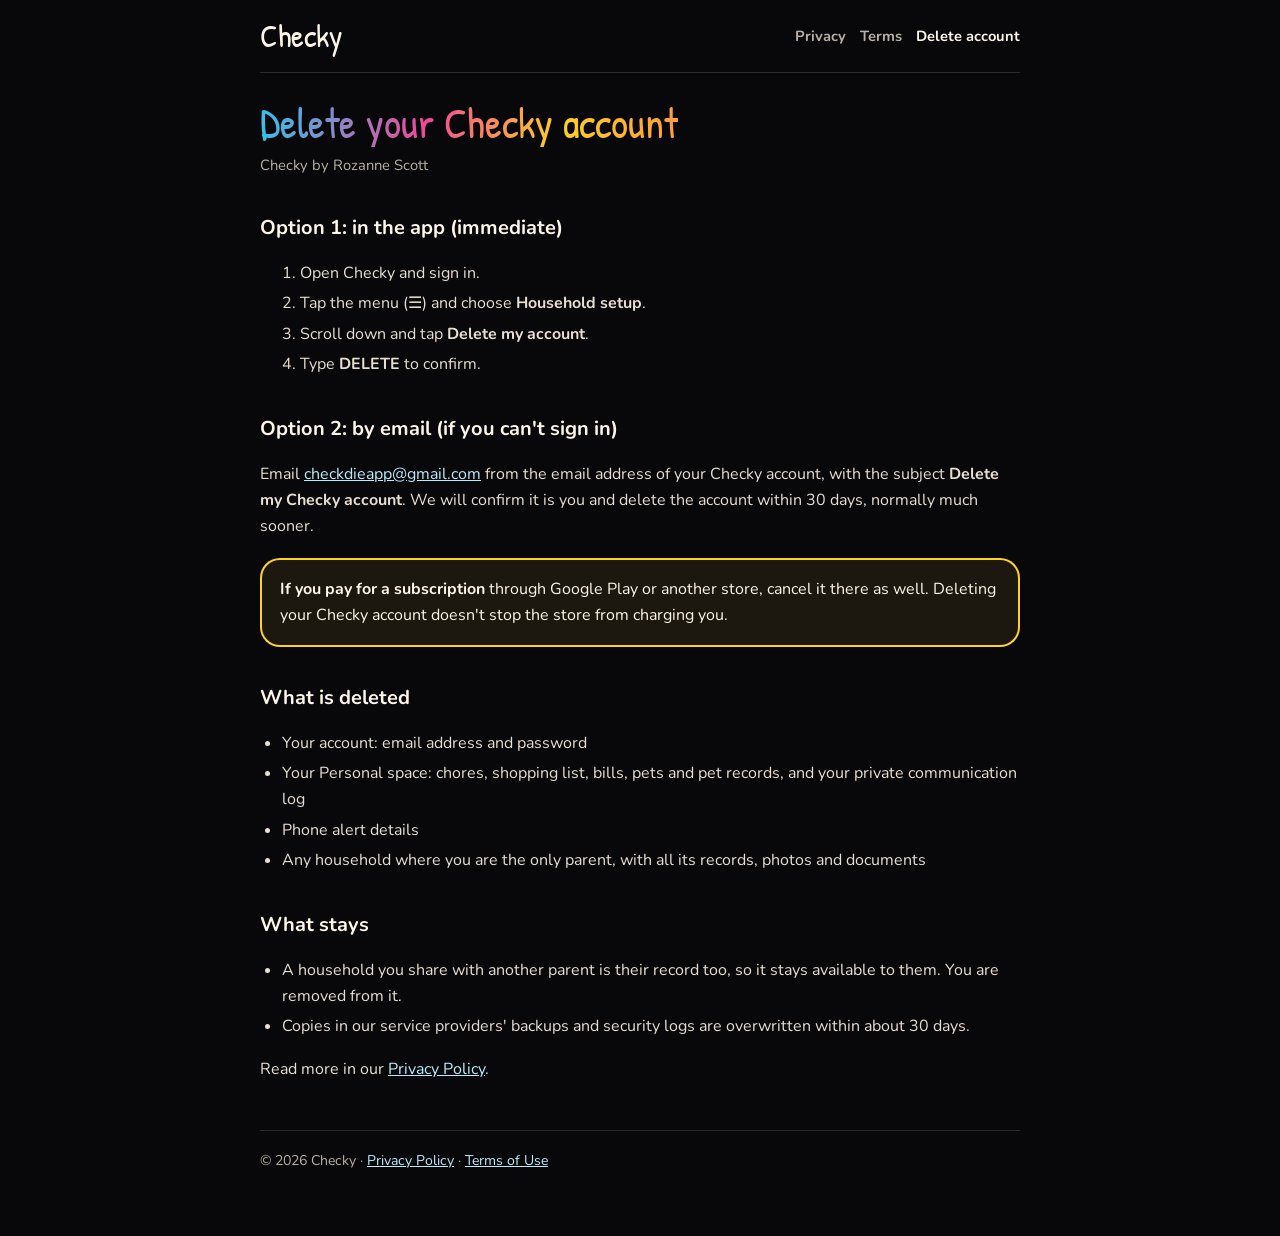
<file: delete-account.html>
<!doctype html>
<html lang="en">
<head>
<meta charset="utf-8">
<meta name="viewport" content="width=device-width,initial-scale=1">
<title>Delete your account · Checky</title>
<meta name="description" content="How to delete your Checky account and what happens to your information.">
<link rel="icon" type="image/png" sizes="32x32" href="/icons/favicon-32.png">
<link rel="preconnect" href="https://fonts.googleapis.com"><link rel="preconnect" href="https://fonts.gstatic.com" crossorigin>
<link rel="stylesheet" href="https://fonts.googleapis.com/css2?family=Patrick+Hand&family=Nunito:wght@400;700&display=swap">
<link rel="stylesheet" href="/legal.css">
</head>
<body><div class="wrap">
<header><a class="brand" href="/">Checky</a><nav><a href="/privacy">Privacy</a><a href="/terms">Terms</a><a href="/delete-account" aria-current="page">Delete account</a></nav></header>
<main>
<h1>Delete your Checky account</h1>
<p class="meta">Checky by Rozanne Scott</p>

<h2>Option 1: in the app (immediate)</h2>
<ol>
<li>Open Checky and sign in.</li>
<li>Tap the menu (☰) and choose <strong>Household setup</strong>.</li>
<li>Scroll down and tap <strong>Delete my account</strong>.</li>
<li>Type <strong>DELETE</strong> to confirm.</li>
</ol>

<h2>Option 2: by email (if you can't sign in)</h2>
<p>Email <a href="mailto:checkdieapp@gmail.com?subject=Delete%20my%20Checky%20account">checkdieapp@gmail.com</a> from the email address of your Checky account, with the subject <strong>Delete my Checky account</strong>. We will confirm it is you and delete the account within 30 days, normally much sooner.</p>

<div class="box yellow">
<strong>If you pay for a subscription</strong> through Google Play or another store, cancel it there as well. Deleting your Checky account doesn't stop the store from charging you.
</div>

<h2>What is deleted</h2>
<ul>
<li>Your account: email address and password</li>
<li>Your Personal space: chores, shopping list, bills, pets and pet records, and your private communication log</li>
<li>Phone alert details</li>
<li>Any household where you are the only parent, with all its records, photos and documents</li>
</ul>

<h2>What stays</h2>
<ul>
<li>A household you share with another parent is their record too, so it stays available to them. You are removed from it.</li>
<li>Copies in our service providers' backups and security logs are overwritten within about 30 days.</li>
</ul>
<p>Read more in our <a href="/privacy">Privacy Policy</a>.</p>
</main>
<footer>© 2026 Checky · <a href="/privacy">Privacy Policy</a> · <a href="/terms">Terms of Use</a></footer>
</div></body>
</html>
</file>
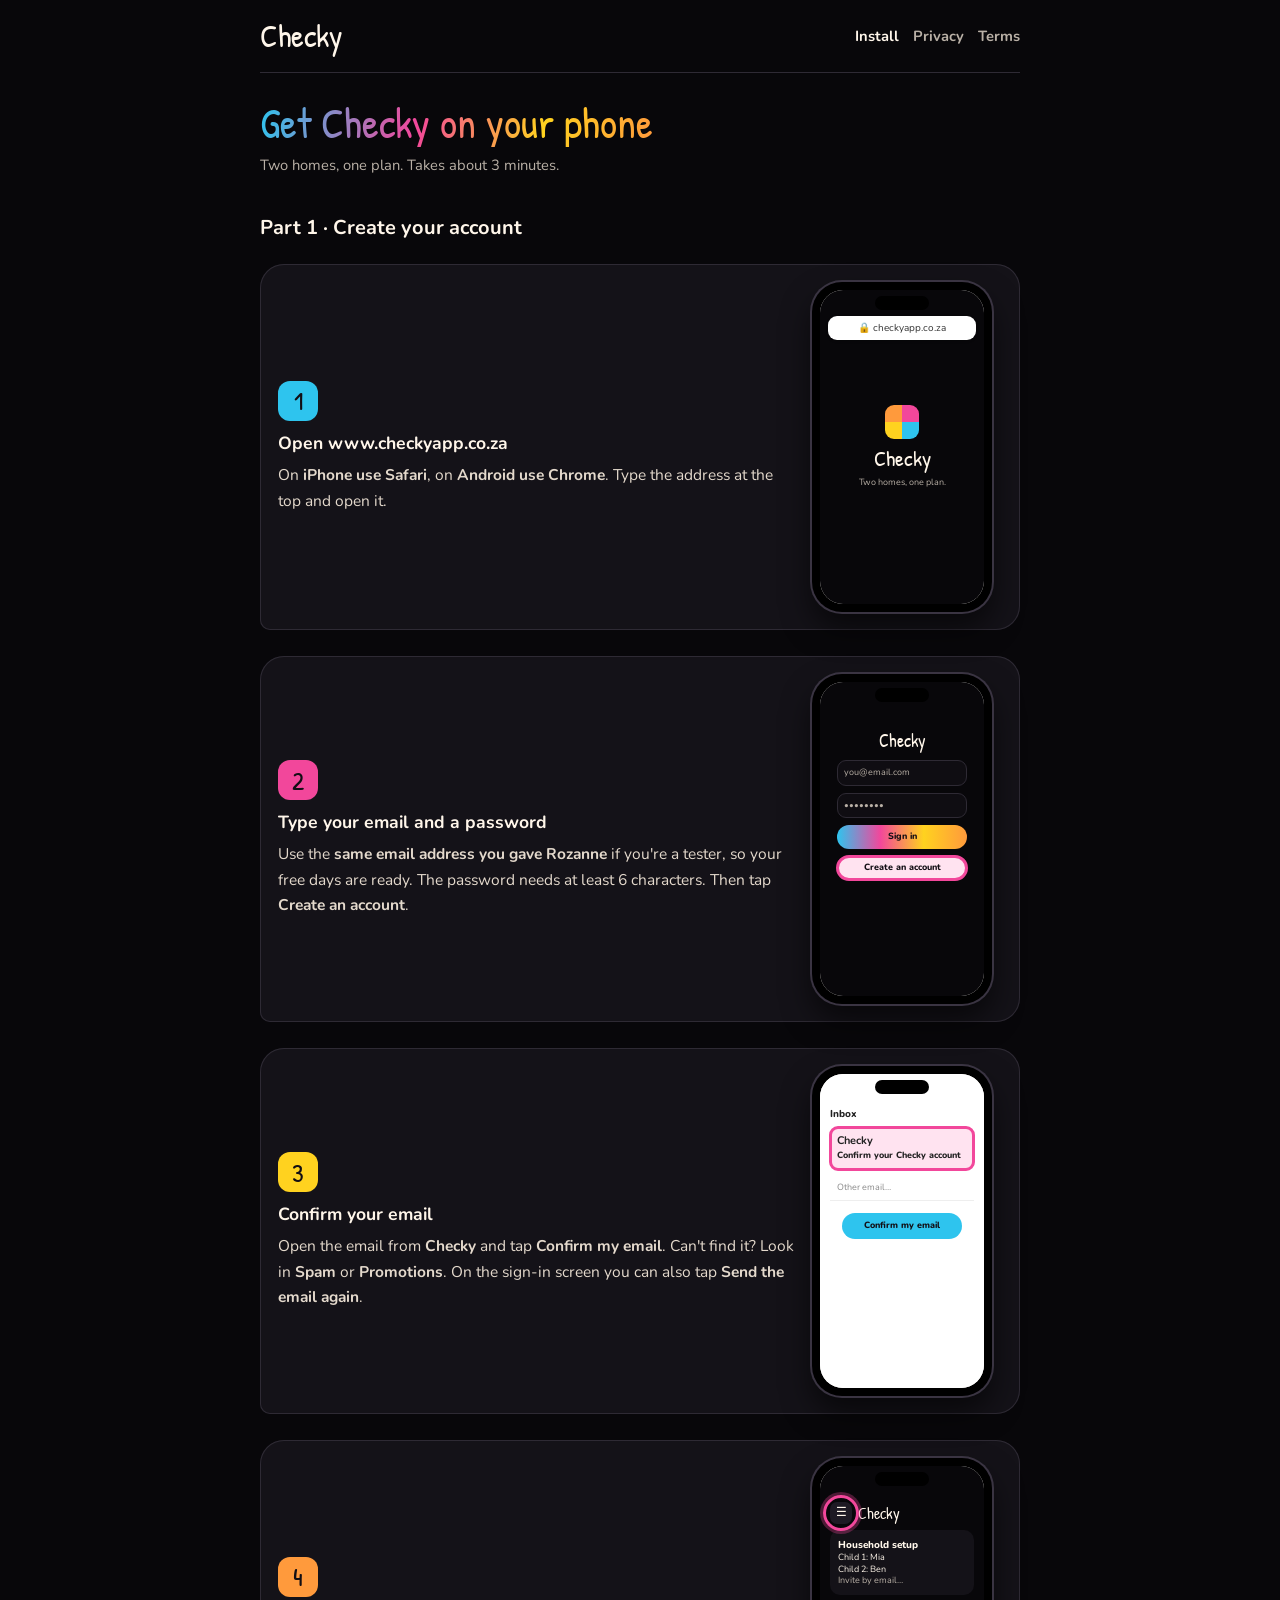
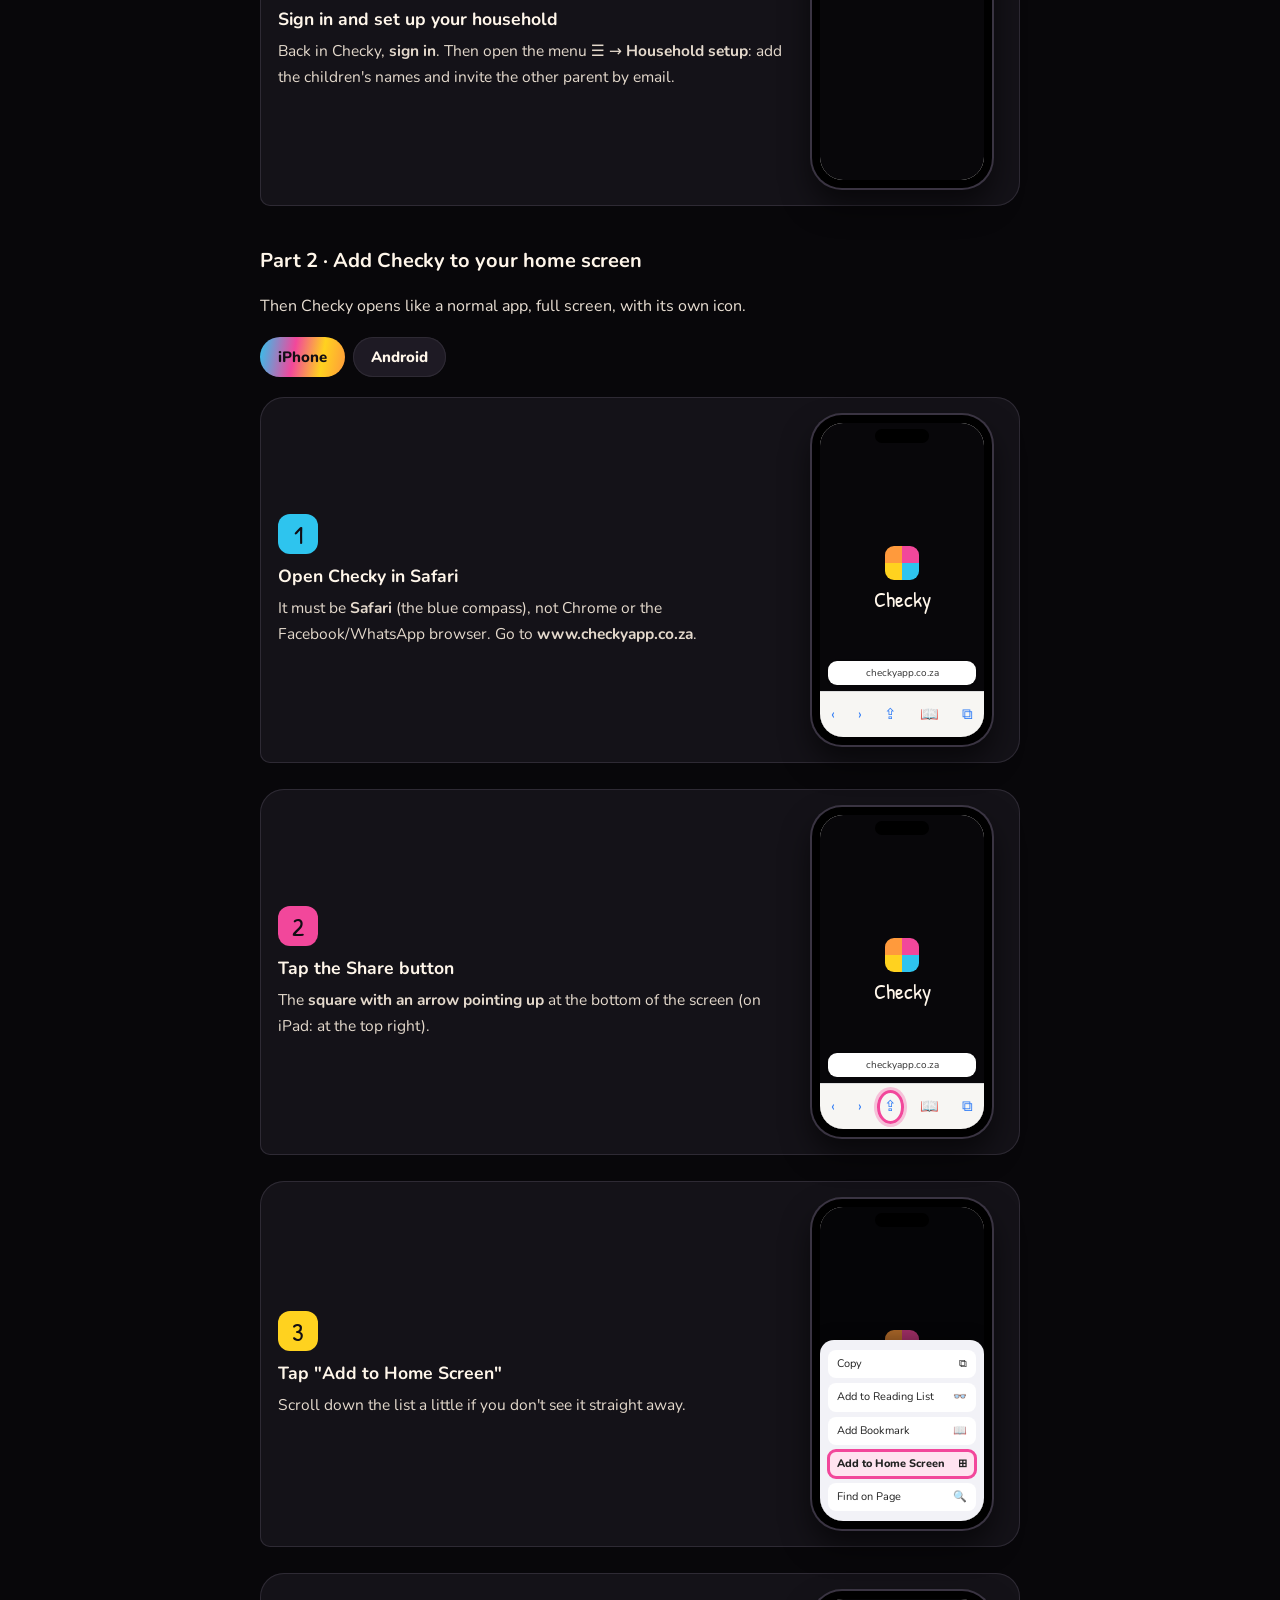
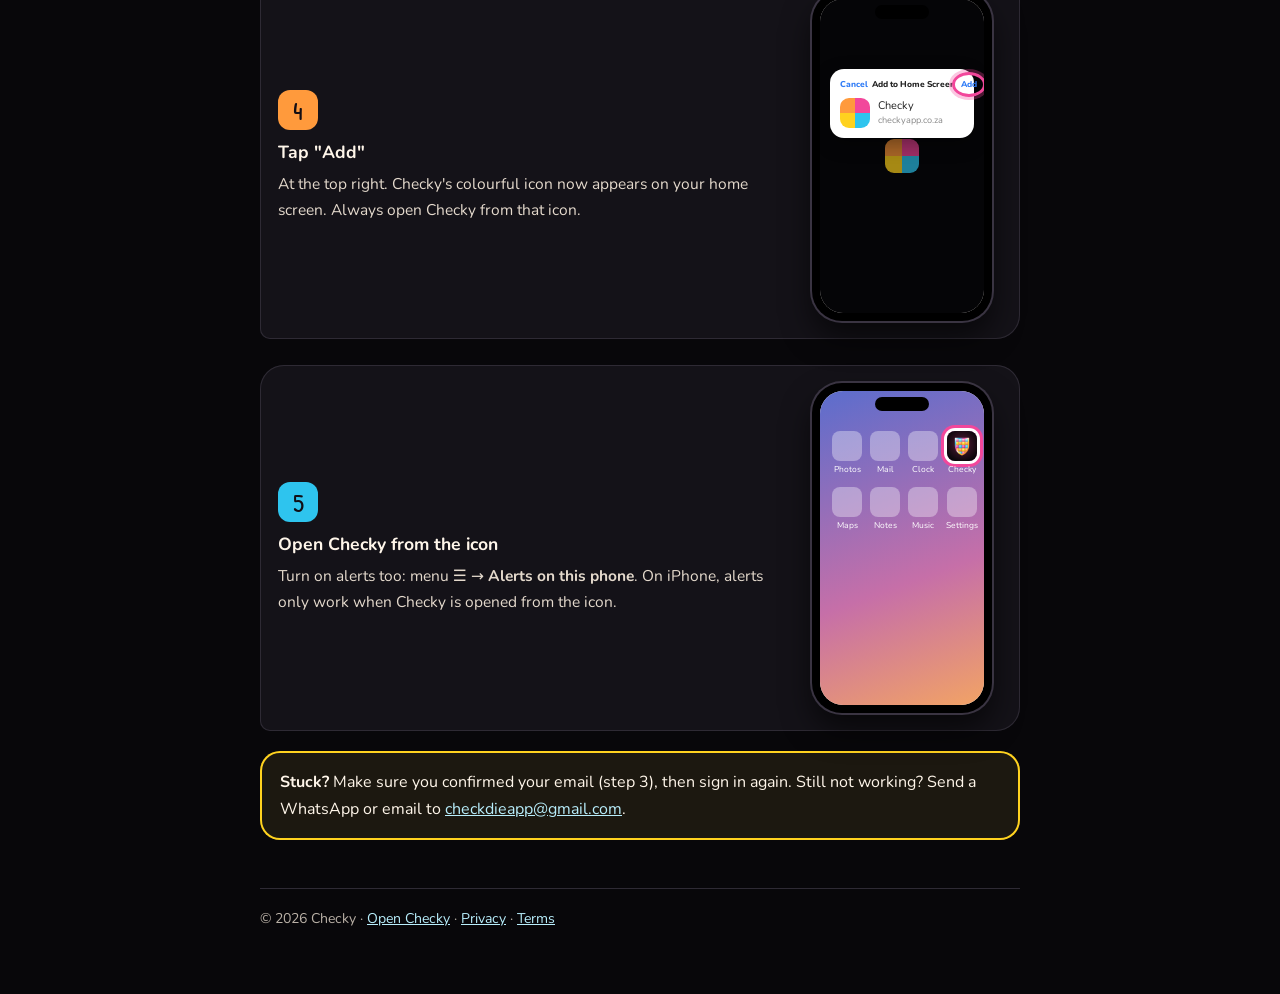
<file: install.html>
<!doctype html>
<html lang="en">
<head>
<meta charset="utf-8">
<meta name="viewport" content="width=device-width,initial-scale=1">
<title>Get Checky on your phone</title>
<meta name="description" content="How to create your Checky account and add Checky to your home screen on iPhone and Android.">
<link rel="icon" type="image/png" sizes="32x32" href="/icons/favicon-32.png">
<link rel="preconnect" href="https://fonts.googleapis.com"><link rel="preconnect" href="https://fonts.gstatic.com" crossorigin>
<link rel="stylesheet" href="https://fonts.googleapis.com/css2?family=Patrick+Hand&family=Nunito:wght@400;700;800&display=swap">
<link rel="stylesheet" href="/legal.css">
<style>
.tabs{display:flex;gap:8px;margin:18px 0 6px;flex-wrap:wrap}
.tabs button{border:0;cursor:pointer;padding:10px 18px;border-radius:999px;font:800 15px Nunito,sans-serif;color:var(--ink);background:#1E1A24;box-shadow:inset 0 0 0 1px var(--line)}
.tabs button[aria-selected="true"]{background:var(--paint);color:#120E14;box-shadow:none}
.steps{list-style:none;padding:0;margin:16px 0;display:grid;gap:18px;counter-reset:s}
.step{display:grid;grid-template-columns:minmax(0,1fr) 190px;gap:18px;align-items:center;background:var(--surface);border-radius:24px 24px 24px 10px;padding:18px;box-shadow:inset 0 0 0 1px var(--line)}
.step .num{width:40px;height:40px;border-radius:12px;display:grid;place-items:center;font:400 26px "Patrick Hand",cursive;color:#120E14;margin-bottom:8px}
.step h3{margin:0 0 4px;font-size:1.1rem;color:var(--ink)}
.step p{margin:0;color:#E4D9CC;font-size:.97rem}
.b{background:#2EC4EE}.p{background:#F2479B}.y{background:#FFD21F}.o{background:#FF9A3C}
@media(max-width:560px){.step{grid-template-columns:1fr}.phone{margin:0 auto}}
/* Phone drawings */
.phone{width:180px;height:330px;border-radius:30px;background:#000;padding:8px;box-shadow:0 0 0 2px #3A3442,0 16px 30px rgba(0,0,0,.6);position:relative}
.scr{width:100%;height:100%;border-radius:23px;overflow:hidden;background:#F4F1EC;position:relative;font:11px/1.3 Nunito,Arial,sans-serif;color:#222}
.notch{position:absolute;top:6px;left:50%;transform:translateX(-50%);width:54px;height:14px;border-radius:9px;background:#000;z-index:3}
.urlbar{position:absolute;left:8px;right:8px;height:24px;border-radius:9px;background:#fff;box-shadow:0 1px 3px rgba(0,0,0,.2);display:flex;align-items:center;justify-content:center;font-size:10px;color:#333;gap:4px}
.page{position:absolute;inset:0;background:#08070A;color:#FFF6EA;display:flex;flex-direction:column;align-items:center;justify-content:center;gap:4px}
.page b{font:400 22px "Patrick Hand",cursive}
.page small{font-size:9px;color:#B9B0A6}
.crest{width:34px;height:34px;border-radius:9px;background:conic-gradient(#F2479B 0 25%,#2EC4EE 0 50%,#FFD21F 0 75%,#FF9A3C 0)}
.safari-bar{position:absolute;left:0;right:0;bottom:0;height:46px;background:#F7F6F3;border-top:1px solid #ddd;display:flex;justify-content:space-around;align-items:center;color:#2E7BF6;font-size:15px}
.hl{position:relative}
.hl::after{content:"";position:absolute;inset:-7px;border-radius:50%;border:3px solid #F2479B;box-shadow:0 0 0 3px rgba(242,71,155,.3)}
.hlrow{outline:3px solid #F2479B;outline-offset:-2px;border-radius:8px;background:#FFE3F0!important;font-weight:800}
.sheet{position:absolute;left:0;right:0;bottom:0;background:#F2F2F7;border-radius:14px 14px 0 0;padding:10px 8px;box-shadow:0 -4px 14px rgba(0,0,0,.25);display:grid;gap:5px}
.sheet .row{background:#fff;border-radius:8px;padding:7px 9px;display:flex;justify-content:space-between;align-items:center}
.dim{position:absolute;inset:0;background:rgba(0,0,0,.35)}
.dialog{position:absolute;left:10px;right:10px;top:70px;background:#fff;border-radius:14px;padding:10px;box-shadow:0 6px 18px rgba(0,0,0,.35);display:grid;gap:8px}
.dialog .top{display:flex;justify-content:space-between;align-items:center;gap:4px;font-weight:800;font-size:8.5px;white-space:nowrap}
.dialog .blue{color:#2E7BF6}
.home{position:absolute;inset:0;background:linear-gradient(160deg,#5B6DCD,#C66FA8 60%,#F2A365);padding:40px 12px 0;display:grid;grid-template-columns:repeat(4,1fr);gap:12px 8px;align-content:start}
.app{display:flex;flex-direction:column;align-items:center;gap:3px;font-size:8.5px;color:#fff}
.app i{width:30px;height:30px;border-radius:8px;background:rgba(255,255,255,.35);display:block}
.app.checky i{background:url(/icons/apple-touch-icon.png) center/cover,conic-gradient(#F2479B 0 25%,#2EC4EE 0 50%,#FFD21F 0 75%,#FF9A3C 0);box-shadow:0 0 0 3px #fff,0 0 0 6px #F2479B}
.chrome-top{position:absolute;top:24px;left:6px;right:6px;display:flex;align-items:center;gap:6px}
.chrome-top .urlbar{position:static;flex:1;height:24px}
.dots{font-size:16px;font-weight:900;color:#333;width:18px;text-align:center}
.menu{position:absolute;top:24px;right:6px;width:120px;background:#fff;border-radius:10px;box-shadow:0 6px 18px rgba(0,0,0,.3);padding:4px 0;display:grid}
.menu div{padding:6px 9px;font-size:10px}
.lbl{position:absolute;font:800 9px Nunito,sans-serif;background:#F2479B;color:#fff;border-radius:6px;padding:2px 5px}
.note{margin-top:8px}
</style>
</head>
<body><div class="wrap">
<header><a class="brand" href="/">Checky</a><nav><a href="/install" aria-current="page">Install</a><a href="/privacy">Privacy</a><a href="/terms">Terms</a></nav></header>
<main>
<h1>Get Checky on your phone</h1>
<p class="meta">Two homes, one plan. Takes about 3 minutes.</p>

<h2>Part 1 · Create your account</h2>
<ol class="steps">
<li class="step"><div><div class="num b">1</div><h3>Open www.checkyapp.co.za</h3><p>On <strong>iPhone use Safari</strong>, on <strong>Android use Chrome</strong>. Type the address at the top and open it.</p></div>
  <div class="phone" aria-hidden="true"><div class="scr"><div class="notch"></div><div class="page"><div class="crest"></div><b>Checky</b><small>Two homes, one plan.</small></div><div class="urlbar" style="top:26px">🔒 checkyapp.co.za</div></div></div></li>
<li class="step"><div><div class="num p">2</div><h3>Type your email and a password</h3><p>Use the <strong>same email address you gave Rozanne</strong> if you're a tester, so your free days are ready. The password needs at least 6 characters. Then tap <strong>Create an account</strong>.</p></div>
  <div class="phone" aria-hidden="true"><div class="scr"><div class="notch"></div><div class="page" style="justify-content:flex-start;padding-top:46px;gap:7px">
    <b style="font-size:18px">Checky</b>
    <div style="width:130px;background:#0F0D12;border:1px solid #2E2A34;border-radius:9px;padding:6px;font-size:9px;color:#B9B0A6">you@email.com</div>
    <div style="width:130px;background:#0F0D12;border:1px solid #2E2A34;border-radius:9px;padding:6px;font-size:9px;color:#B9B0A6">••••••••</div>
    <div style="width:130px;border-radius:99px;padding:6px;text-align:center;font-weight:800;font-size:9px;background:linear-gradient(90deg,#2EC4EE,#F2479B,#FFD21F,#FF9A3C);color:#120E14">Sign in</div>
    <div class="hlrow" style="width:130px;border-radius:99px;padding:6px;text-align:center;font-size:9px;background:#1E1A24;color:#120E14">Create an account</div>
  </div></div></div></li>
<li class="step"><div><div class="num y">3</div><h3>Confirm your email</h3><p>Open the email from <strong>Checky</strong> and tap <strong>Confirm my email</strong>. Can't find it? Look in <strong>Spam</strong> or <strong>Promotions</strong>. On the sign-in screen you can also tap <strong>Send the email again</strong>.</p></div>
  <div class="phone" aria-hidden="true"><div class="scr"><div class="notch"></div><div style="position:absolute;inset:0;background:#fff;padding:34px 10px 0">
    <div style="font-weight:800;font-size:10px;margin-bottom:6px">Inbox</div>
    <div class="hlrow" style="padding:7px;border-radius:8px;margin-bottom:5px"><b>Checky</b><br><span style="font-size:9px">Confirm your Checky account</span></div>
    <div style="padding:7px;border-bottom:1px solid #eee;font-size:9px;color:#888">Other email…</div>
    <div style="margin:12px auto 0;width:120px;border-radius:99px;padding:7px;text-align:center;font-weight:800;font-size:9px;background:#2EC4EE;color:#120E14">Confirm my email</div>
  </div></div></div></li>
<li class="step"><div><div class="num o">4</div><h3>Sign in and set up your household</h3><p>Back in Checky, <strong>sign in</strong>. Then open the menu <strong>☰</strong> → <strong>Household setup</strong>: add the children's names and invite the other parent by email.</p></div>
  <div class="phone" aria-hidden="true"><div class="scr"><div class="notch"></div><div class="page" style="justify-content:flex-start;align-items:stretch;padding:36px 10px 0;gap:6px">
    <div style="display:flex;align-items:center;gap:6px"><span class="hl" style="width:22px;height:22px;border-radius:7px;background:#1E1A24;display:grid;place-items:center;font-size:12px">☰</span><b style="font-size:16px">Checky</b></div>
    <div style="background:#141218;border-radius:10px;padding:8px;font-size:9px"><b style="font:800 10px Nunito">Household setup</b><br>Child 1: Mia<br>Child 2: Ben<br><span style="color:#B9B0A6">Invite by email…</span></div>
  </div></div></div></li>
</ol>

<h2>Part 2 · Add Checky to your home screen</h2>
<p>Then Checky opens like a normal app, full screen, with its own icon.</p>
<div class="tabs" role="tablist" aria-label="Phone type">
  <button type="button" role="tab" id="t-ios" aria-selected="true" aria-controls="p-ios">iPhone</button>
  <button type="button" role="tab" id="t-and" aria-selected="false" aria-controls="p-and">Android</button>
</div>

<section id="p-ios" role="tabpanel" aria-labelledby="t-ios">
<ol class="steps">
<li class="step"><div><div class="num b">1</div><h3>Open Checky in Safari</h3><p>It must be <strong>Safari</strong> (the blue compass), not Chrome or the Facebook/WhatsApp browser. Go to <strong>www.checkyapp.co.za</strong>.</p></div>
  <div class="phone" aria-hidden="true"><div class="scr"><div class="notch"></div><div class="page"><div class="crest"></div><b>Checky</b></div><div class="safari-bar"><span>‹</span><span>›</span><span>⇪</span><span>📖</span><span>⧉</span></div><div class="urlbar" style="bottom:52px">checkyapp.co.za</div></div></div></li>
<li class="step"><div><div class="num p">2</div><h3>Tap the Share button</h3><p>The <strong>square with an arrow pointing up</strong> at the bottom of the screen (on iPad: at the top right).</p></div>
  <div class="phone" aria-hidden="true"><div class="scr"><div class="notch"></div><div class="page"><div class="crest"></div><b>Checky</b></div><div class="safari-bar"><span>‹</span><span>›</span><span class="hl">⇪</span><span>📖</span><span>⧉</span></div><div class="urlbar" style="bottom:52px">checkyapp.co.za</div></div></div></li>
<li class="step"><div><div class="num y">3</div><h3>Tap "Add to Home Screen"</h3><p>Scroll down the list a little if you don't see it straight away.</p></div>
  <div class="phone" aria-hidden="true"><div class="scr"><div class="notch"></div><div class="page"><div class="crest"></div><b>Checky</b></div><div class="dim"></div><div class="sheet"><div class="row">Copy <span>⧉</span></div><div class="row">Add to Reading List <span>👓</span></div><div class="row">Add Bookmark <span>📖</span></div><div class="row hlrow">Add to Home Screen <span>⊞</span></div><div class="row">Find on Page <span>🔍</span></div></div></div></div></li>
<li class="step"><div><div class="num o">4</div><h3>Tap "Add"</h3><p>At the top right. Checky's colourful icon now appears on your home screen. Always open Checky from that icon.</p></div>
  <div class="phone" aria-hidden="true"><div class="scr"><div class="notch"></div><div class="page"><div class="crest"></div></div><div class="dim"></div><div class="dialog"><div class="top"><span class="blue">Cancel</span><span>Add to Home Screen</span><span class="blue hl" style="padding:0 2px">Add</span></div><div style="display:flex;gap:8px;align-items:center"><span class="crest" style="width:30px;height:30px"></span><span>Checky<br><small style="color:#888">checkyapp.co.za</small></span></div></div></div></div></li>
<li class="step"><div><div class="num b">5</div><h3>Open Checky from the icon</h3><p>Turn on alerts too: menu <strong>☰</strong> → <strong>Alerts on this phone</strong>. On iPhone, alerts only work when Checky is opened from the icon.</p></div>
  <div class="phone" aria-hidden="true"><div class="scr"><div class="notch"></div><div class="home"><span class="app"><i></i>Photos</span><span class="app"><i></i>Mail</span><span class="app"><i></i>Clock</span><span class="app checky"><i></i>Checky</span><span class="app"><i></i>Maps</span><span class="app"><i></i>Notes</span><span class="app"><i></i>Music</span><span class="app"><i></i>Settings</span></div></div></div></li>
</ol>
</section>

<section id="p-and" role="tabpanel" aria-labelledby="t-and" hidden>
<ol class="steps">
<li class="step"><div><div class="num b">1</div><h3>Open Checky in Chrome</h3><p>Go to <strong>www.checkyapp.co.za</strong> in <strong>Chrome</strong>. Sometimes a button <strong>Install app</strong> already appears on Checky's sign-in screen. Then just tap it and skip to step 4.</p></div>
  <div class="phone" aria-hidden="true"><div class="scr"><div class="notch"></div><div class="page"><div class="crest"></div><b>Checky</b></div><div class="chrome-top"><div class="urlbar">checkyapp.co.za</div><span class="dots">⋮</span></div></div></div></li>
<li class="step"><div><div class="num p">2</div><h3>Tap the three dots ⋮</h3><p>At the <strong>top right</strong> of Chrome.</p></div>
  <div class="phone" aria-hidden="true"><div class="scr"><div class="notch"></div><div class="page"><div class="crest"></div><b>Checky</b></div><div class="chrome-top"><div class="urlbar">checkyapp.co.za</div><span class="dots hl">⋮</span></div></div></div></li>
<li class="step"><div><div class="num y">3</div><h3>Tap "Install app" or "Add to Home screen"</h3><p>The name differs a little per phone. Both work.</p></div>
  <div class="phone" aria-hidden="true"><div class="scr"><div class="notch"></div><div class="page"><div class="crest"></div><b>Checky</b></div><div class="menu"><div>New tab</div><div>History</div><div>Downloads</div><div class="hlrow">Install app</div><div>Share…</div><div>Settings</div></div></div></div></li>
<li class="step"><div><div class="num o">4</div><h3>Tap "Install"</h3><p>Checky's icon appears on your home screen (sometimes also in your app list).</p></div>
  <div class="phone" aria-hidden="true"><div class="scr"><div class="notch"></div><div class="page"><div class="crest"></div></div><div class="dim"></div><div class="dialog" style="top:110px"><div style="display:flex;gap:8px;align-items:center"><span class="crest" style="width:30px;height:30px"></span><b style="font:800 11px Nunito">Install app?</b></div><span style="font-size:9px;color:#555">Checky · checkyapp.co.za</span><div style="display:flex;justify-content:flex-end;gap:14px;font-weight:800;color:#1A73E8"><span>Cancel</span><span class="hl" style="padding:0 3px">Install</span></div></div></div></div></li>
<li class="step"><div><div class="num b">5</div><h3>Open Checky from the icon</h3><p>Turn on alerts too: menu <strong>☰</strong> → <strong>Alerts on this phone</strong> → <strong>Turn on</strong>, and tap <strong>Allow</strong>.</p></div>
  <div class="phone" aria-hidden="true"><div class="scr"><div class="notch"></div><div class="home" style="background:linear-gradient(160deg,#1E3C72,#2A5298 50%,#4CA1AF)"><span class="app"><i></i>Phone</span><span class="app"><i></i>Messages</span><span class="app"><i></i>Chrome</span><span class="app checky"><i></i>Checky</span><span class="app"><i></i>Camera</span><span class="app"><i></i>Gallery</span><span class="app"><i></i>Maps</span><span class="app"><i></i>Settings</span></div></div></div></li>
</ol>
<div class="box yellow note"><strong>Seeing "Unsafe app blocked" from Google Play Protect?</strong> That happens when Checky is installed from <strong>Samsung Internet</strong> or from a link inside WhatsApp, Facebook or email. Checky is safe; it is just the website on your home screen. Tap <strong>OK</strong>, then open the <strong>Chrome</strong> app itself, type <strong>www.checkyapp.co.za</strong> and do steps 2 to 4 again. Chrome installs it without the warning.</div>
</section>

<div class="box yellow note"><strong>Stuck?</strong> Make sure you confirmed your email (step 3), then sign in again. Still not working? Send a WhatsApp or email to <a href="mailto:checkdieapp@gmail.com">checkdieapp@gmail.com</a>.</div>
</main>
<footer>© 2026 Checky · <a href="/">Open Checky</a> · <a href="/privacy">Privacy</a> · <a href="/terms">Terms</a></footer>
</div>
<script>
const tabs=[...document.querySelectorAll('[role=tab]')];
function pick(t){tabs.forEach(x=>{const on=x===t;x.setAttribute('aria-selected',on);document.getElementById(x.getAttribute('aria-controls')).hidden=!on})}
tabs.forEach(t=>t.addEventListener('click',()=>pick(t)));
if(/android/i.test(navigator.userAgent)) pick(document.getElementById('t-and'));
</script>
</body></html>
</file>
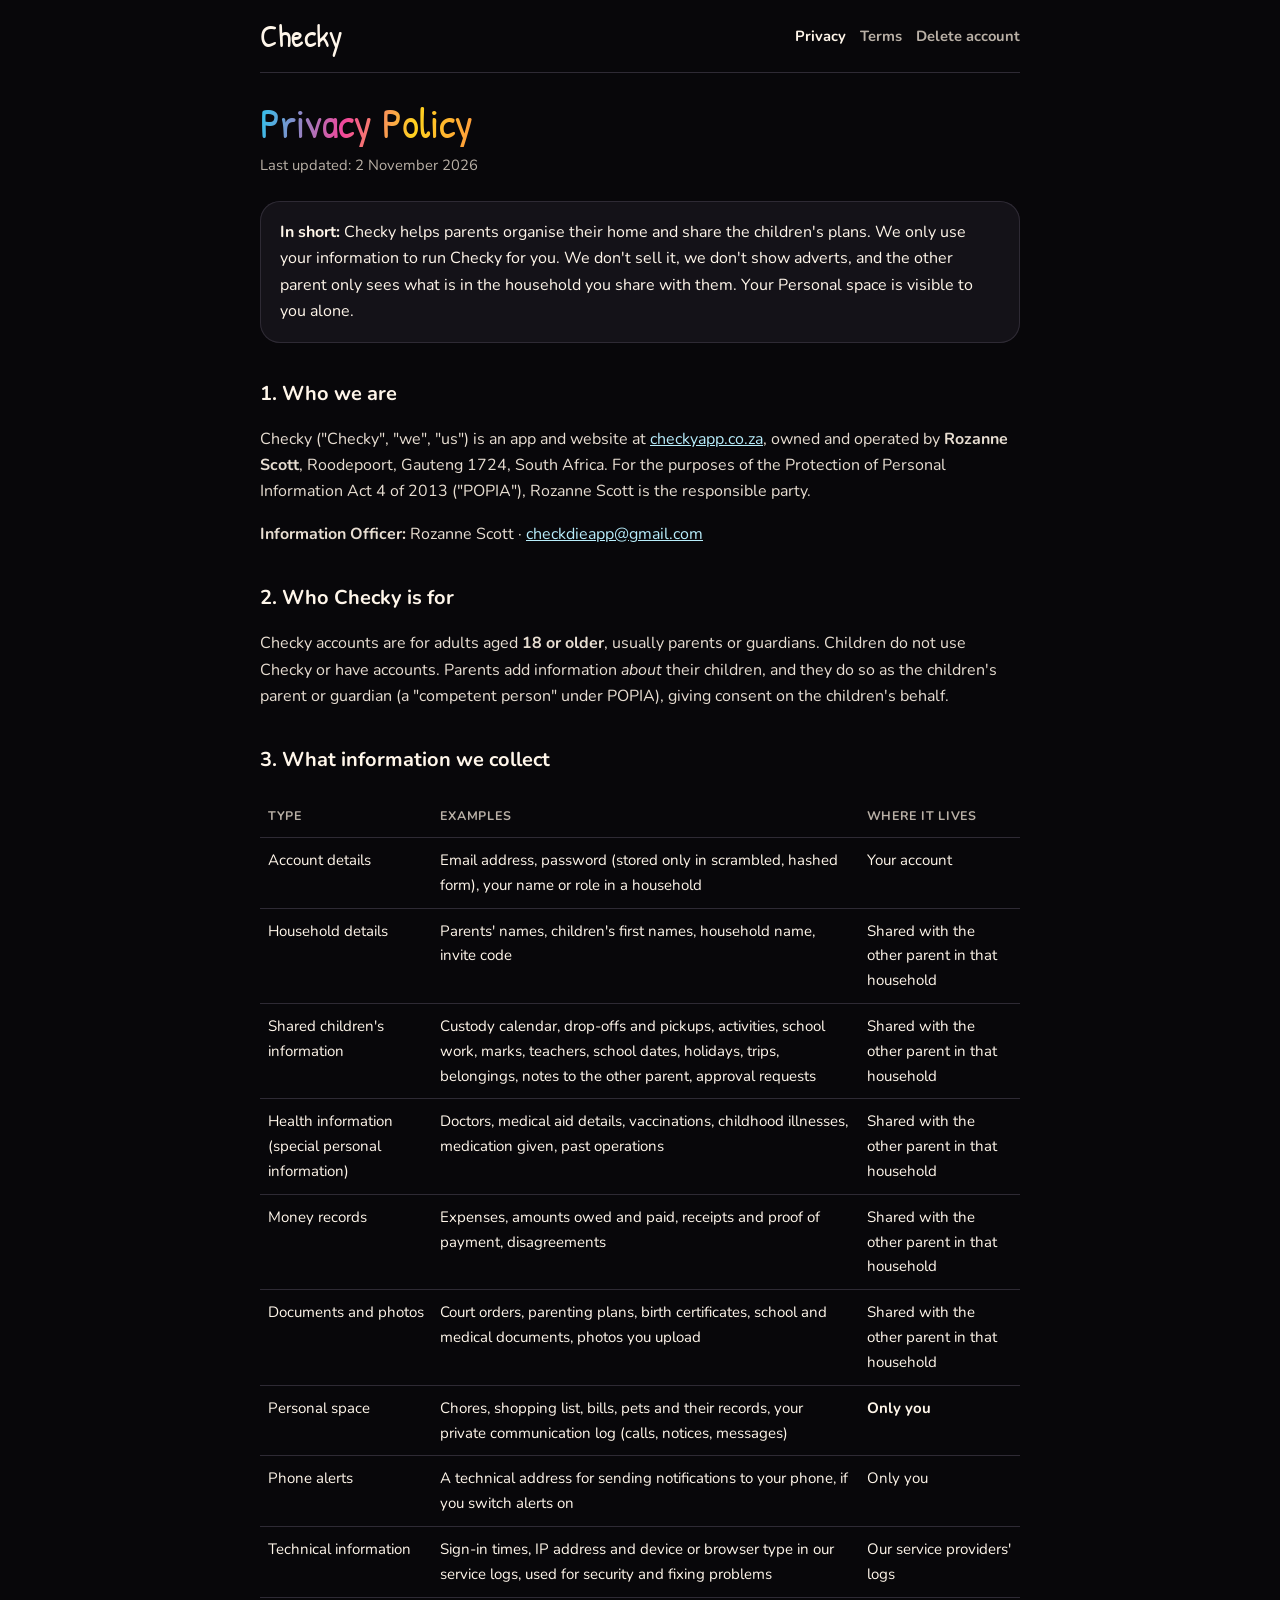
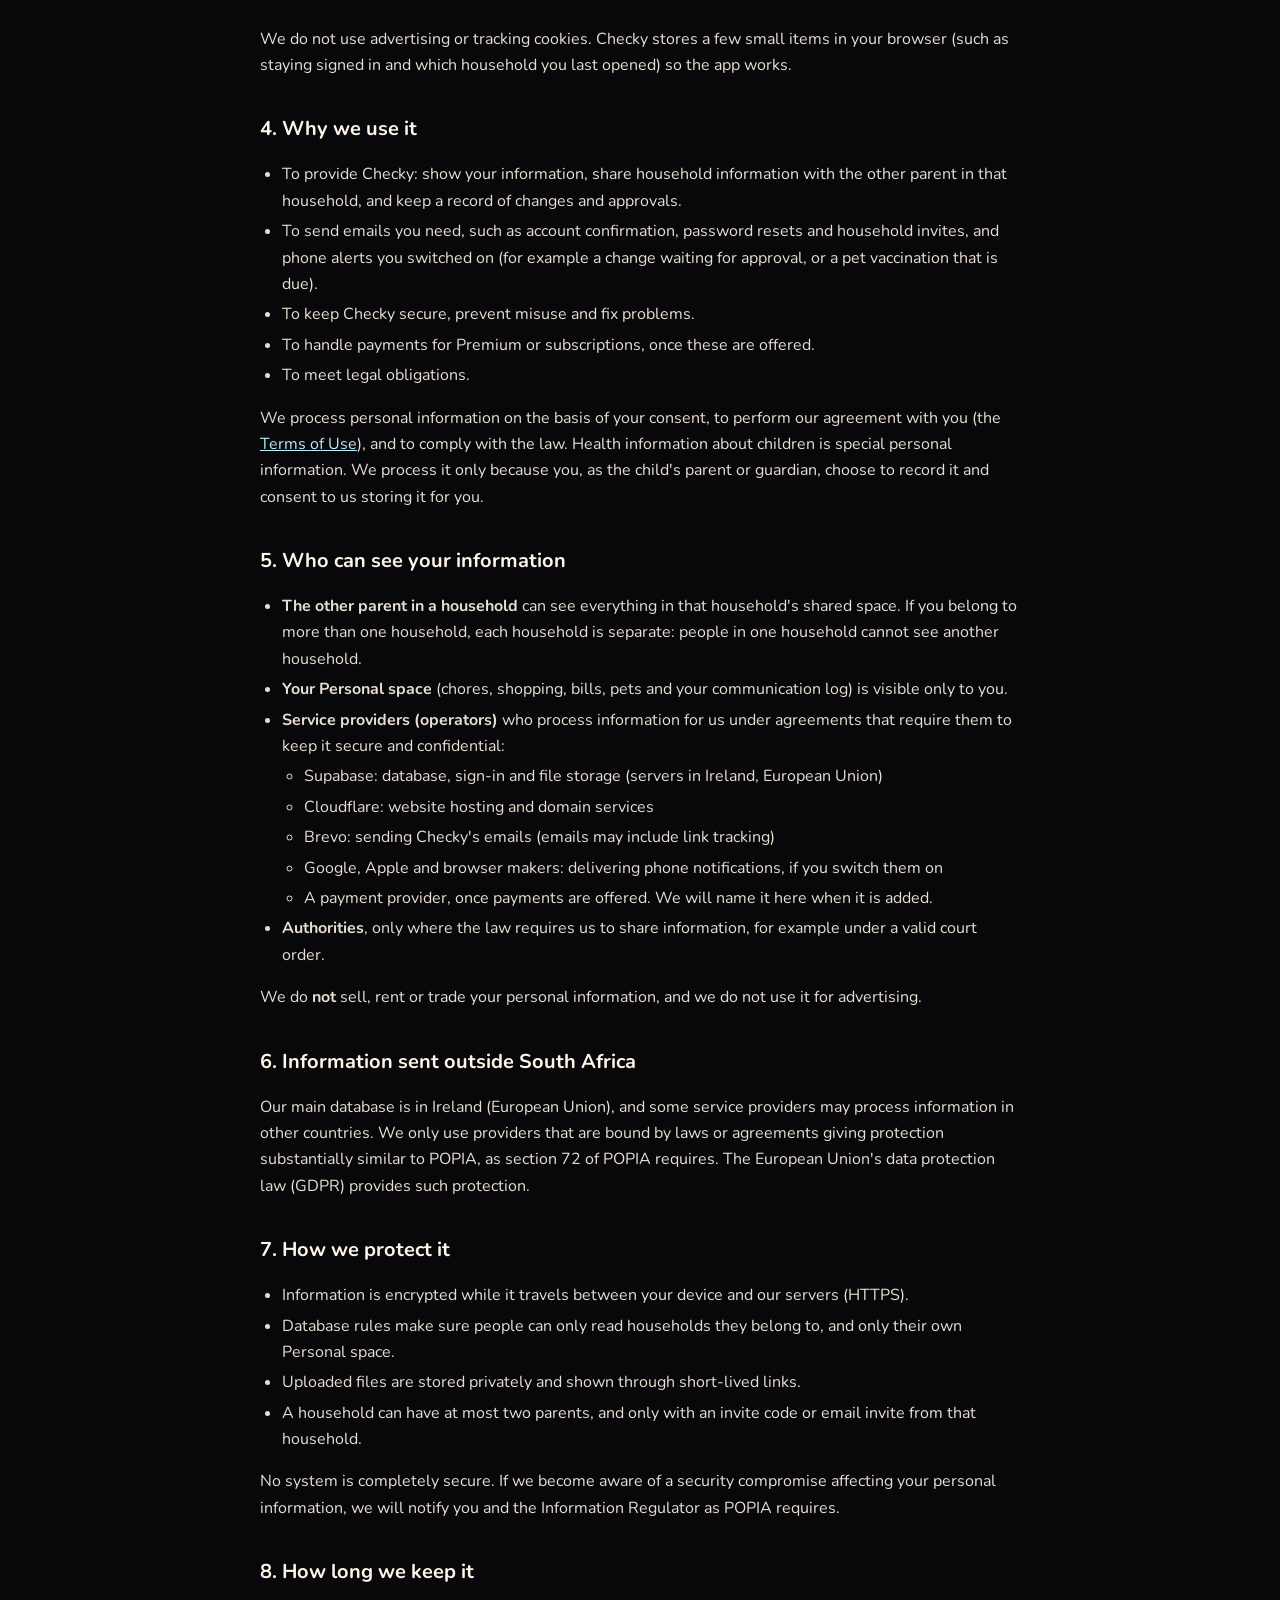
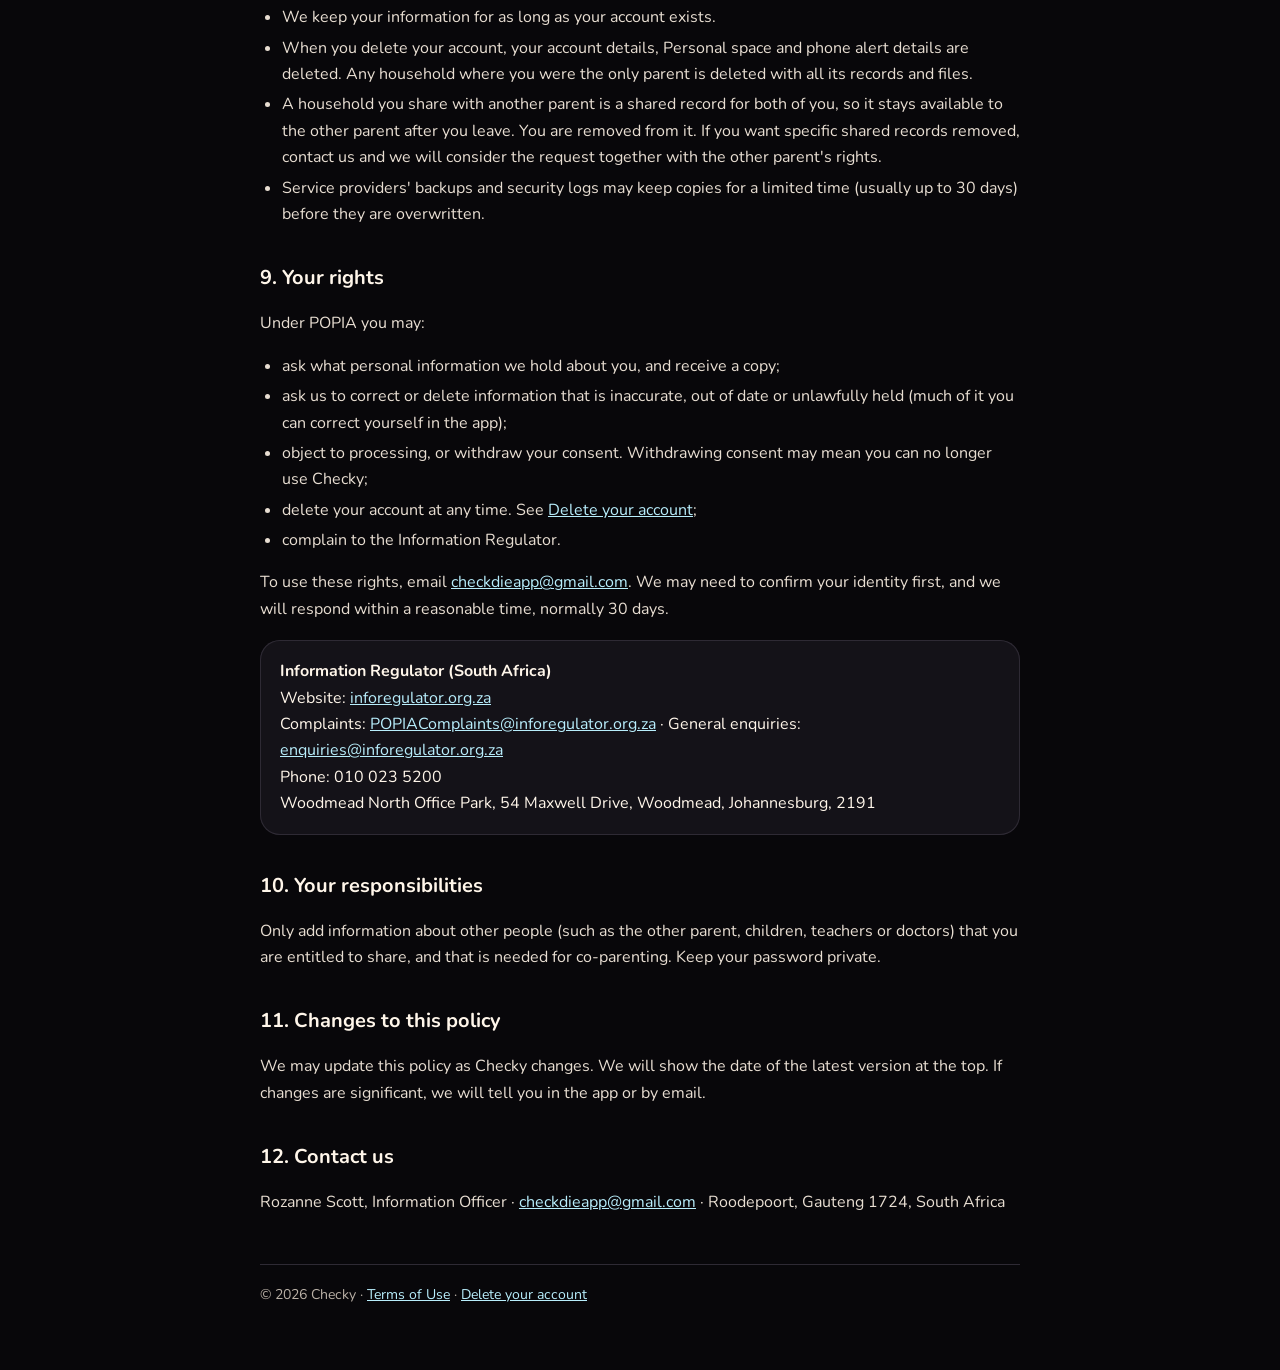
<file: privacy.html>
<!doctype html>
<html lang="en">
<head>
<meta charset="utf-8">
<meta name="viewport" content="width=device-width,initial-scale=1">
<title>Privacy Policy · Checky</title>
<meta name="description" content="How Checky collects, uses and protects personal information, in line with POPIA.">
<link rel="icon" type="image/png" sizes="32x32" href="/icons/favicon-32.png">
<link rel="preconnect" href="https://fonts.googleapis.com"><link rel="preconnect" href="https://fonts.gstatic.com" crossorigin>
<link rel="stylesheet" href="https://fonts.googleapis.com/css2?family=Patrick+Hand&family=Nunito:wght@400;700&display=swap">
<link rel="stylesheet" href="/legal.css">
</head>
<body><div class="wrap">
<header><a class="brand" href="/">Checky</a><nav><a href="/privacy" aria-current="page">Privacy</a><a href="/terms">Terms</a><a href="/delete-account">Delete account</a></nav></header>
<main>
<h1>Privacy Policy</h1>
<p class="meta">Last updated: 2 November 2026</p>

<div class="box">
<strong>In short:</strong> Checky helps parents organise their home and share the children's plans. We only use your information to run Checky for you. We don't sell it, we don't show adverts, and the other parent only sees what is in the household you share with them. Your Personal space is visible to you alone.
</div>

<h2>1. Who we are</h2>
<p>Checky ("Checky", "we", "us") is an app and website at <a href="https://www.checkyapp.co.za">checkyapp.co.za</a>, owned and operated by <strong>Rozanne Scott</strong>, Roodepoort, Gauteng 1724, South Africa. For the purposes of the Protection of Personal Information Act 4 of 2013 ("POPIA"), Rozanne Scott is the responsible party.</p>
<p><strong>Information Officer:</strong> Rozanne Scott · <a href="mailto:checkdieapp@gmail.com">checkdieapp@gmail.com</a></p>

<h2>2. Who Checky is for</h2>
<p>Checky accounts are for adults aged <strong>18 or older</strong>, usually parents or guardians. Children do not use Checky or have accounts. Parents add information <em>about</em> their children, and they do so as the children's parent or guardian (a "competent person" under POPIA), giving consent on the children's behalf.</p>

<h2>3. What information we collect</h2>
<div class="scroll"><table>
<thead><tr><th>Type</th><th>Examples</th><th>Where it lives</th></tr></thead>
<tbody>
<tr><td>Account details</td><td>Email address, password (stored only in scrambled, hashed form), your name or role in a household</td><td>Your account</td></tr>
<tr><td>Household details</td><td>Parents' names, children's first names, household name, invite code</td><td>Shared with the other parent in that household</td></tr>
<tr><td>Shared children's information</td><td>Custody calendar, drop-offs and pickups, activities, school work, marks, teachers, school dates, holidays, trips, belongings, notes to the other parent, approval requests</td><td>Shared with the other parent in that household</td></tr>
<tr><td>Health information (special personal information)</td><td>Doctors, medical aid details, vaccinations, childhood illnesses, medication given, past operations</td><td>Shared with the other parent in that household</td></tr>
<tr><td>Money records</td><td>Expenses, amounts owed and paid, receipts and proof of payment, disagreements</td><td>Shared with the other parent in that household</td></tr>
<tr><td>Documents and photos</td><td>Court orders, parenting plans, birth certificates, school and medical documents, photos you upload</td><td>Shared with the other parent in that household</td></tr>
<tr><td>Personal space</td><td>Chores, shopping list, bills, pets and their records, your private communication log (calls, notices, messages)</td><td><strong>Only you</strong></td></tr>
<tr><td>Phone alerts</td><td>A technical address for sending notifications to your phone, if you switch alerts on</td><td>Only you</td></tr>
<tr><td>Technical information</td><td>Sign-in times, IP address and device or browser type in our service logs, used for security and fixing problems</td><td>Our service providers' logs</td></tr>
</tbody></table></div>
<p>We do not use advertising or tracking cookies. Checky stores a few small items in your browser (such as staying signed in and which household you last opened) so the app works.</p>

<h2>4. Why we use it</h2>
<ul>
<li>To provide Checky: show your information, share household information with the other parent in that household, and keep a record of changes and approvals.</li>
<li>To send emails you need, such as account confirmation, password resets and household invites, and phone alerts you switched on (for example a change waiting for approval, or a pet vaccination that is due).</li>
<li>To keep Checky secure, prevent misuse and fix problems.</li>
<li>To handle payments for Premium or subscriptions, once these are offered.</li>
<li>To meet legal obligations.</li>
</ul>
<p>We process personal information on the basis of your consent, to perform our agreement with you (the <a href="/terms">Terms of Use</a>), and to comply with the law. Health information about children is special personal information. We process it only because you, as the child's parent or guardian, choose to record it and consent to us storing it for you.</p>

<h2>5. Who can see your information</h2>
<ul>
<li><strong>The other parent in a household</strong> can see everything in that household's shared space. If you belong to more than one household, each household is separate: people in one household cannot see another household.</li>
<li><strong>Your Personal space</strong> (chores, shopping, bills, pets and your communication log) is visible only to you.</li>
<li><strong>Service providers (operators)</strong> who process information for us under agreements that require them to keep it secure and confidential:
<ul>
<li>Supabase: database, sign-in and file storage (servers in Ireland, European Union)</li>
<li>Cloudflare: website hosting and domain services</li>
<li>Brevo: sending Checky's emails (emails may include link tracking)</li>
<li>Google, Apple and browser makers: delivering phone notifications, if you switch them on</li>
<li>A payment provider, once payments are offered. We will name it here when it is added.</li>
</ul></li>
<li><strong>Authorities</strong>, only where the law requires us to share information, for example under a valid court order.</li>
</ul>
<p>We do <strong>not</strong> sell, rent or trade your personal information, and we do not use it for advertising.</p>

<h2>6. Information sent outside South Africa</h2>
<p>Our main database is in Ireland (European Union), and some service providers may process information in other countries. We only use providers that are bound by laws or agreements giving protection substantially similar to POPIA, as section 72 of POPIA requires. The European Union's data protection law (GDPR) provides such protection.</p>

<h2>7. How we protect it</h2>
<ul>
<li>Information is encrypted while it travels between your device and our servers (HTTPS).</li>
<li>Database rules make sure people can only read households they belong to, and only their own Personal space.</li>
<li>Uploaded files are stored privately and shown through short-lived links.</li>
<li>A household can have at most two parents, and only with an invite code or email invite from that household.</li>
</ul>
<p>No system is completely secure. If we become aware of a security compromise affecting your personal information, we will notify you and the Information Regulator as POPIA requires.</p>

<h2>8. How long we keep it</h2>
<ul>
<li>We keep your information for as long as your account exists.</li>
<li>When you delete your account, your account details, Personal space and phone alert details are deleted. Any household where you were the only parent is deleted with all its records and files.</li>
<li>A household you share with another parent is a shared record for both of you, so it stays available to the other parent after you leave. You are removed from it. If you want specific shared records removed, contact us and we will consider the request together with the other parent's rights.</li>
<li>Service providers' backups and security logs may keep copies for a limited time (usually up to 30 days) before they are overwritten.</li>
</ul>

<h2>9. Your rights</h2>
<p>Under POPIA you may:</p>
<ul>
<li>ask what personal information we hold about you, and receive a copy;</li>
<li>ask us to correct or delete information that is inaccurate, out of date or unlawfully held (much of it you can correct yourself in the app);</li>
<li>object to processing, or withdraw your consent. Withdrawing consent may mean you can no longer use Checky;</li>
<li>delete your account at any time. See <a href="/delete-account">Delete your account</a>;</li>
<li>complain to the Information Regulator.</li>
</ul>
<p>To use these rights, email <a href="mailto:checkdieapp@gmail.com">checkdieapp@gmail.com</a>. We may need to confirm your identity first, and we will respond within a reasonable time, normally 30 days.</p>
<div class="box">
<strong>Information Regulator (South Africa)</strong><br>
Website: <a href="https://inforegulator.org.za">inforegulator.org.za</a><br>
Complaints: <a href="mailto:POPIAComplaints@inforegulator.org.za">POPIAComplaints@inforegulator.org.za</a> · General enquiries: <a href="mailto:enquiries@inforegulator.org.za">enquiries@inforegulator.org.za</a><br>
Phone: 010 023 5200<br>
Woodmead North Office Park, 54 Maxwell Drive, Woodmead, Johannesburg, 2191
</div>

<h2>10. Your responsibilities</h2>
<p>Only add information about other people (such as the other parent, children, teachers or doctors) that you are entitled to share, and that is needed for co-parenting. Keep your password private.</p>

<h2>11. Changes to this policy</h2>
<p>We may update this policy as Checky changes. We will show the date of the latest version at the top. If changes are significant, we will tell you in the app or by email.</p>

<h2>12. Contact us</h2>
<p>Rozanne Scott, Information Officer · <a href="mailto:checkdieapp@gmail.com">checkdieapp@gmail.com</a> · Roodepoort, Gauteng 1724, South Africa</p>
</main>
<footer>© 2026 Checky · <a href="/terms">Terms of Use</a> · <a href="/delete-account">Delete your account</a></footer>
</div></body>
</html>
</file>
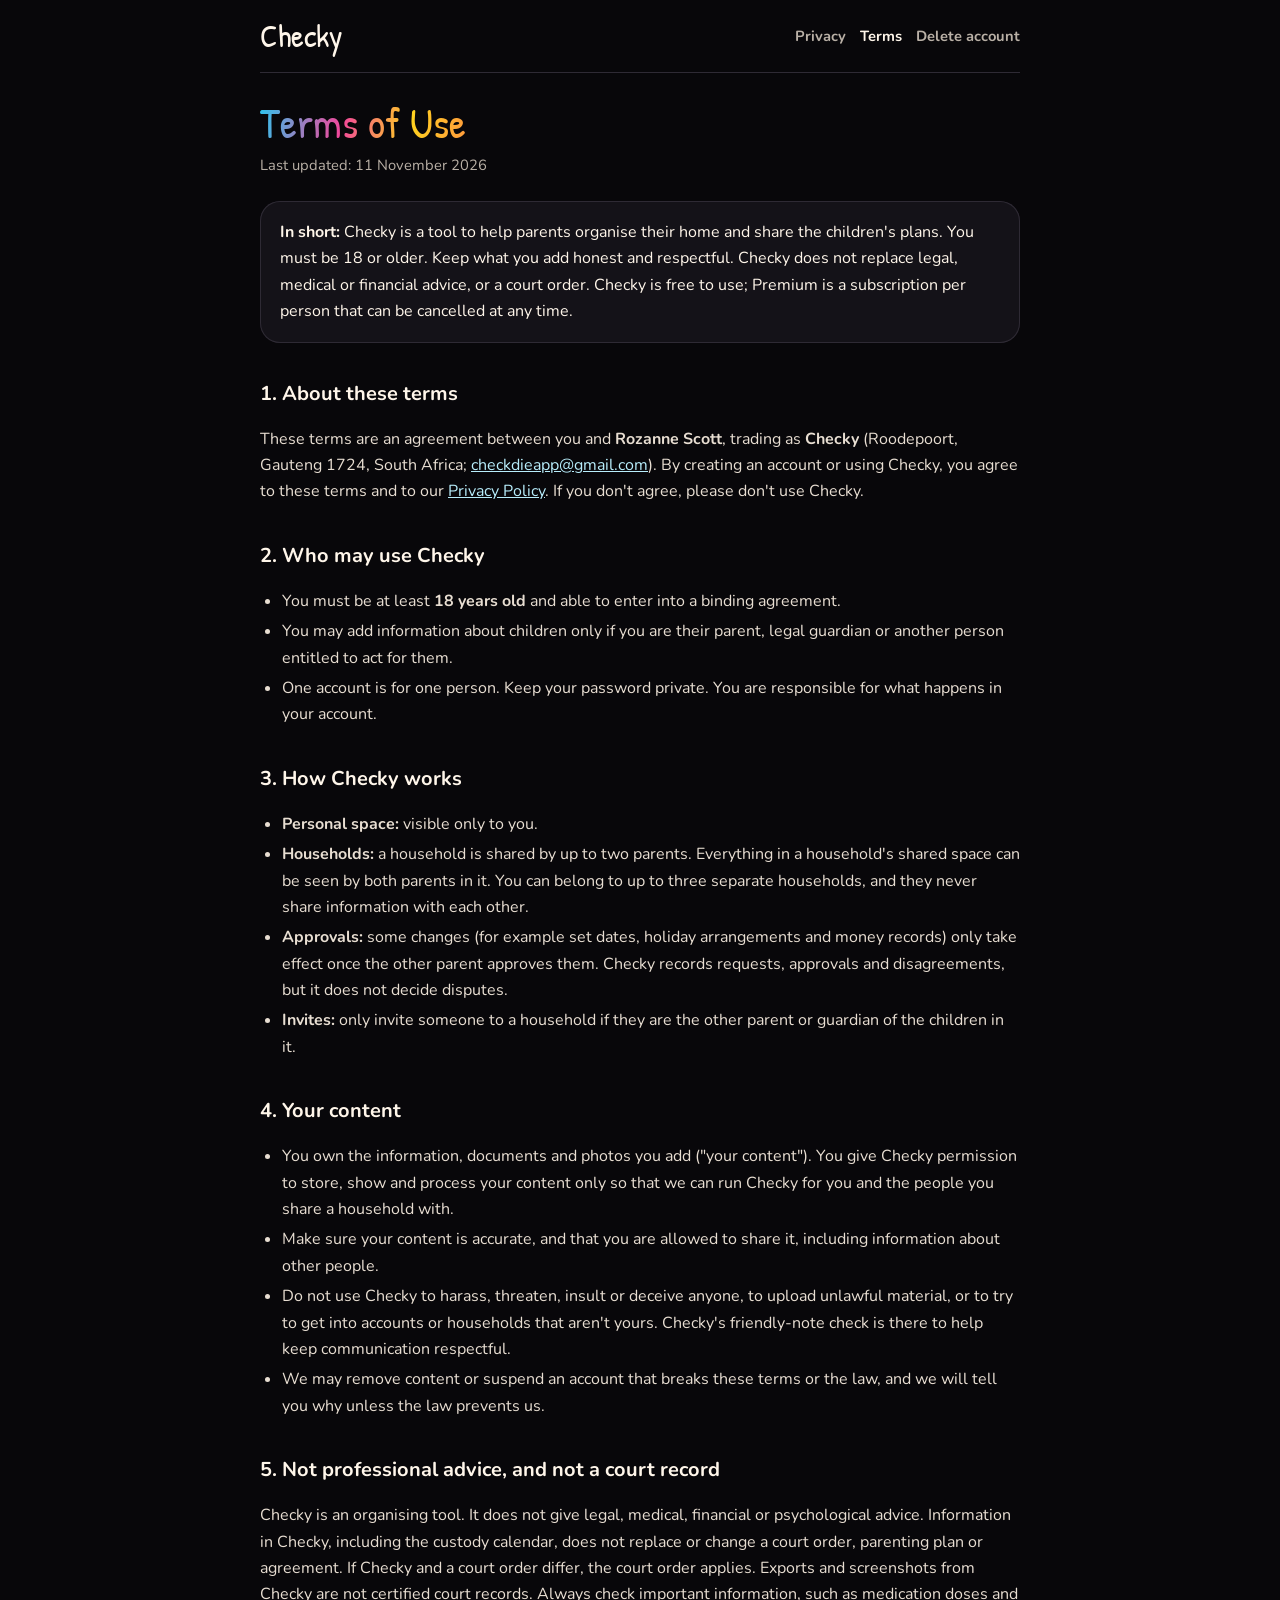
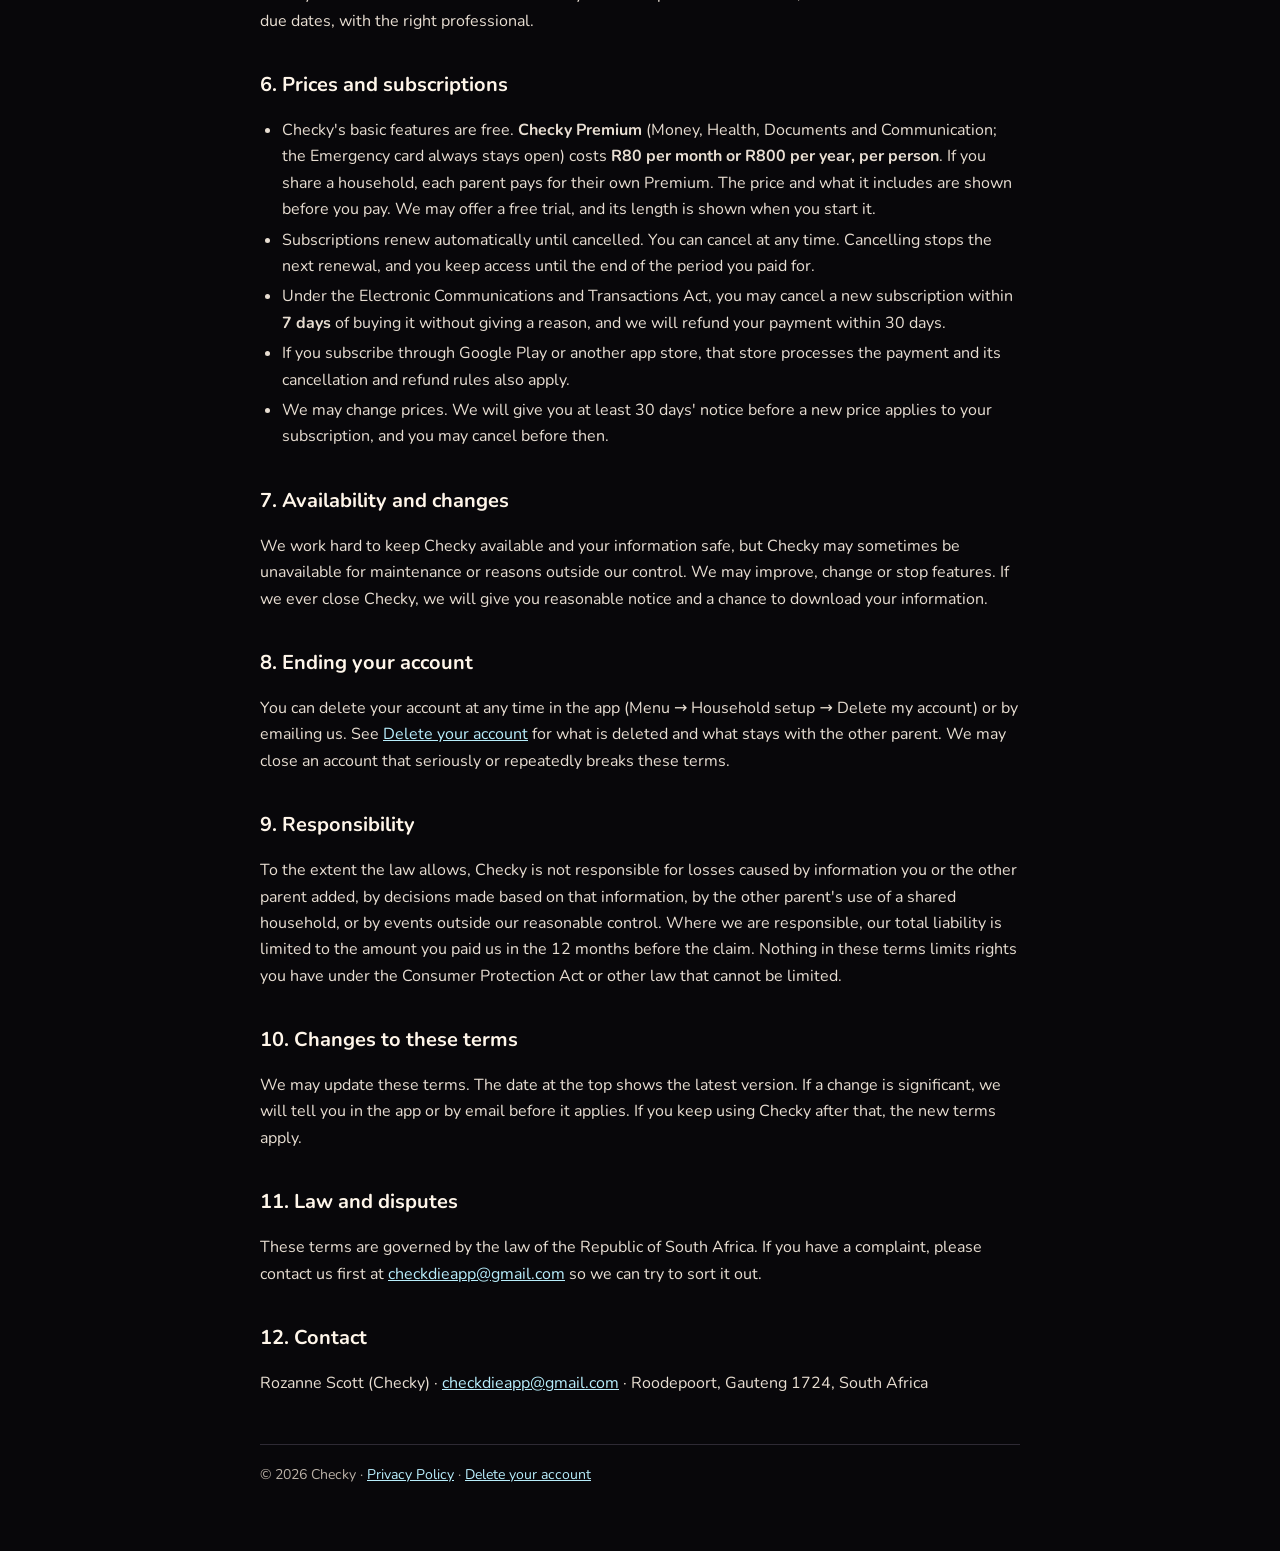
<file: terms.html>
<!doctype html>
<html lang="en">
<head>
<meta charset="utf-8">
<meta name="viewport" content="width=device-width,initial-scale=1">
<title>Terms of Use · Checky</title>
<meta name="description" content="The terms for using Checky.">
<link rel="icon" type="image/png" sizes="32x32" href="/icons/favicon-32.png">
<link rel="preconnect" href="https://fonts.googleapis.com"><link rel="preconnect" href="https://fonts.gstatic.com" crossorigin>
<link rel="stylesheet" href="https://fonts.googleapis.com/css2?family=Patrick+Hand&family=Nunito:wght@400;700&display=swap">
<link rel="stylesheet" href="/legal.css">
</head>
<body><div class="wrap">
<header><a class="brand" href="/">Checky</a><nav><a href="/privacy">Privacy</a><a href="/terms" aria-current="page">Terms</a><a href="/delete-account">Delete account</a></nav></header>
<main>
<h1>Terms of Use</h1>
<p class="meta">Last updated: 11 November 2026</p>

<div class="box">
<strong>In short:</strong> Checky is a tool to help parents organise their home and share the children's plans. You must be 18 or older. Keep what you add honest and respectful. Checky does not replace legal, medical or financial advice, or a court order. Checky is free to use; Premium is a subscription per person that can be cancelled at any time.
</div>

<h2>1. About these terms</h2>
<p>These terms are an agreement between you and <strong>Rozanne Scott</strong>, trading as <strong>Checky</strong> (Roodepoort, Gauteng 1724, South Africa; <a href="mailto:checkdieapp@gmail.com">checkdieapp@gmail.com</a>). By creating an account or using Checky, you agree to these terms and to our <a href="/privacy">Privacy Policy</a>. If you don't agree, please don't use Checky.</p>

<h2>2. Who may use Checky</h2>
<ul>
<li>You must be at least <strong>18 years old</strong> and able to enter into a binding agreement.</li>
<li>You may add information about children only if you are their parent, legal guardian or another person entitled to act for them.</li>
<li>One account is for one person. Keep your password private. You are responsible for what happens in your account.</li>
</ul>

<h2>3. How Checky works</h2>
<ul>
<li><strong>Personal space:</strong> visible only to you.</li>
<li><strong>Households:</strong> a household is shared by up to two parents. Everything in a household's shared space can be seen by both parents in it. You can belong to up to three separate households, and they never share information with each other.</li>
<li><strong>Approvals:</strong> some changes (for example set dates, holiday arrangements and money records) only take effect once the other parent approves them. Checky records requests, approvals and disagreements, but it does not decide disputes.</li>
<li><strong>Invites:</strong> only invite someone to a household if they are the other parent or guardian of the children in it.</li>
</ul>

<h2>4. Your content</h2>
<ul>
<li>You own the information, documents and photos you add ("your content"). You give Checky permission to store, show and process your content only so that we can run Checky for you and the people you share a household with.</li>
<li>Make sure your content is accurate, and that you are allowed to share it, including information about other people.</li>
<li>Do not use Checky to harass, threaten, insult or deceive anyone, to upload unlawful material, or to try to get into accounts or households that aren't yours. Checky's friendly-note check is there to help keep communication respectful.</li>
<li>We may remove content or suspend an account that breaks these terms or the law, and we will tell you why unless the law prevents us.</li>
</ul>

<h2>5. Not professional advice, and not a court record</h2>
<p>Checky is an organising tool. It does not give legal, medical, financial or psychological advice. Information in Checky, including the custody calendar, does not replace or change a court order, parenting plan or agreement. If Checky and a court order differ, the court order applies. Exports and screenshots from Checky are not certified court records. Always check important information, such as medication doses and due dates, with the right professional.</p>

<h2>6. Prices and subscriptions</h2>
<ul>
<li>Checky's basic features are free. <strong>Checky Premium</strong> (Money, Health, Documents and Communication; the Emergency card always stays open) costs <strong>R80 per month or R800 per year, per person</strong>. If you share a household, each parent pays for their own Premium. The price and what it includes are shown before you pay. We may offer a free trial, and its length is shown when you start it.</li>
<li>Subscriptions renew automatically until cancelled. You can cancel at any time. Cancelling stops the next renewal, and you keep access until the end of the period you paid for.</li>
<li>Under the Electronic Communications and Transactions Act, you may cancel a new subscription within <strong>7 days</strong> of buying it without giving a reason, and we will refund your payment within 30 days.</li>
<li>If you subscribe through Google Play or another app store, that store processes the payment and its cancellation and refund rules also apply.</li>
<li>We may change prices. We will give you at least 30 days' notice before a new price applies to your subscription, and you may cancel before then.</li>
</ul>

<h2>7. Availability and changes</h2>
<p>We work hard to keep Checky available and your information safe, but Checky may sometimes be unavailable for maintenance or reasons outside our control. We may improve, change or stop features. If we ever close Checky, we will give you reasonable notice and a chance to download your information.</p>

<h2>8. Ending your account</h2>
<p>You can delete your account at any time in the app (Menu → Household setup → Delete my account) or by emailing us. See <a href="/delete-account">Delete your account</a> for what is deleted and what stays with the other parent. We may close an account that seriously or repeatedly breaks these terms.</p>

<h2>9. Responsibility</h2>
<p>To the extent the law allows, Checky is not responsible for losses caused by information you or the other parent added, by decisions made based on that information, by the other parent's use of a shared household, or by events outside our reasonable control. Where we are responsible, our total liability is limited to the amount you paid us in the 12 months before the claim. Nothing in these terms limits rights you have under the Consumer Protection Act or other law that cannot be limited.</p>

<h2>10. Changes to these terms</h2>
<p>We may update these terms. The date at the top shows the latest version. If a change is significant, we will tell you in the app or by email before it applies. If you keep using Checky after that, the new terms apply.</p>

<h2>11. Law and disputes</h2>
<p>These terms are governed by the law of the Republic of South Africa. If you have a complaint, please contact us first at <a href="mailto:checkdieapp@gmail.com">checkdieapp@gmail.com</a> so we can try to sort it out.</p>

<h2>12. Contact</h2>
<p>Rozanne Scott (Checky) · <a href="mailto:checkdieapp@gmail.com">checkdieapp@gmail.com</a> · Roodepoort, Gauteng 1724, South Africa</p>
</main>
<footer>© 2026 Checky · <a href="/privacy">Privacy Policy</a> · <a href="/delete-account">Delete your account</a></footer>
</div></body>
</html>
</file>
<file: legal.css>
/* Shared look for Checky's legal pages (privacy, terms, delete account) */
:root{--bg:#08070A;--surface:#141218;--line:#2E2A34;--ink:#FFF6EA;--soft:#B9B0A6;--blue:#2EC4EE;--pink:#F2479B;--yellow:#FFD21F;--orange:#FF9A3C;
  --paint:linear-gradient(100deg,#2EC4EE 0%,#F2479B 40%,#FFD21F 72%,#FF9A3C 100%);color-scheme:dark}
*{box-sizing:border-box}
body{margin:0;background:var(--bg);color:var(--ink);font:16px/1.65 Nunito,"Segoe UI",system-ui,sans-serif;padding:0 16px 64px;-webkit-font-smoothing:antialiased}
.wrap{max-width:760px;margin:0 auto}
header{display:flex;align-items:center;justify-content:space-between;gap:12px;padding:20px 0;border-bottom:1px solid var(--line);margin-bottom:28px;flex-wrap:wrap}
.brand{font-family:"Patrick Hand","Segoe Print",cursive;font-size:2rem;color:var(--ink);text-decoration:none;line-height:1}
nav a{color:var(--soft);font-weight:700;text-decoration:none;margin-left:14px;font-size:.92rem}
nav a[aria-current]{color:var(--ink)}
h1{font-family:"Patrick Hand","Segoe Print",cursive;font-weight:400;font-size:2.6rem;line-height:1.1;margin:0 0 6px;background:var(--paint);-webkit-background-clip:text;background-clip:text;color:transparent;display:inline-block}
.meta{color:var(--soft);margin:0 0 24px;font-size:.92rem}
h2{font-size:1.25rem;margin:34px 0 8px;color:var(--ink)}
h3{font-size:1.05rem;margin:20px 0 6px}
p,li{color:#E8DED2}
a{color:#B8EEFC}
ul{padding-left:22px}
li{margin:4px 0}
.box{background:var(--surface);border-radius:20px;padding:18px 20px;box-shadow:inset 0 0 0 1px var(--line);margin:18px 0}
.box.yellow{box-shadow:inset 0 0 0 2px var(--yellow);background:#1C1810}
table{width:100%;border-collapse:collapse;font-size:.94rem;margin:12px 0}
th,td{text-align:left;vertical-align:top;padding:10px 8px;border-bottom:1px solid var(--line)}
th{color:var(--soft);font-size:.78rem;letter-spacing:.06em;text-transform:uppercase}
.scroll{overflow-x:auto}
.scroll table{min-width:560px}
footer{margin-top:48px;padding-top:18px;border-top:1px solid var(--line);color:var(--soft);font-size:.88rem}
</file>
